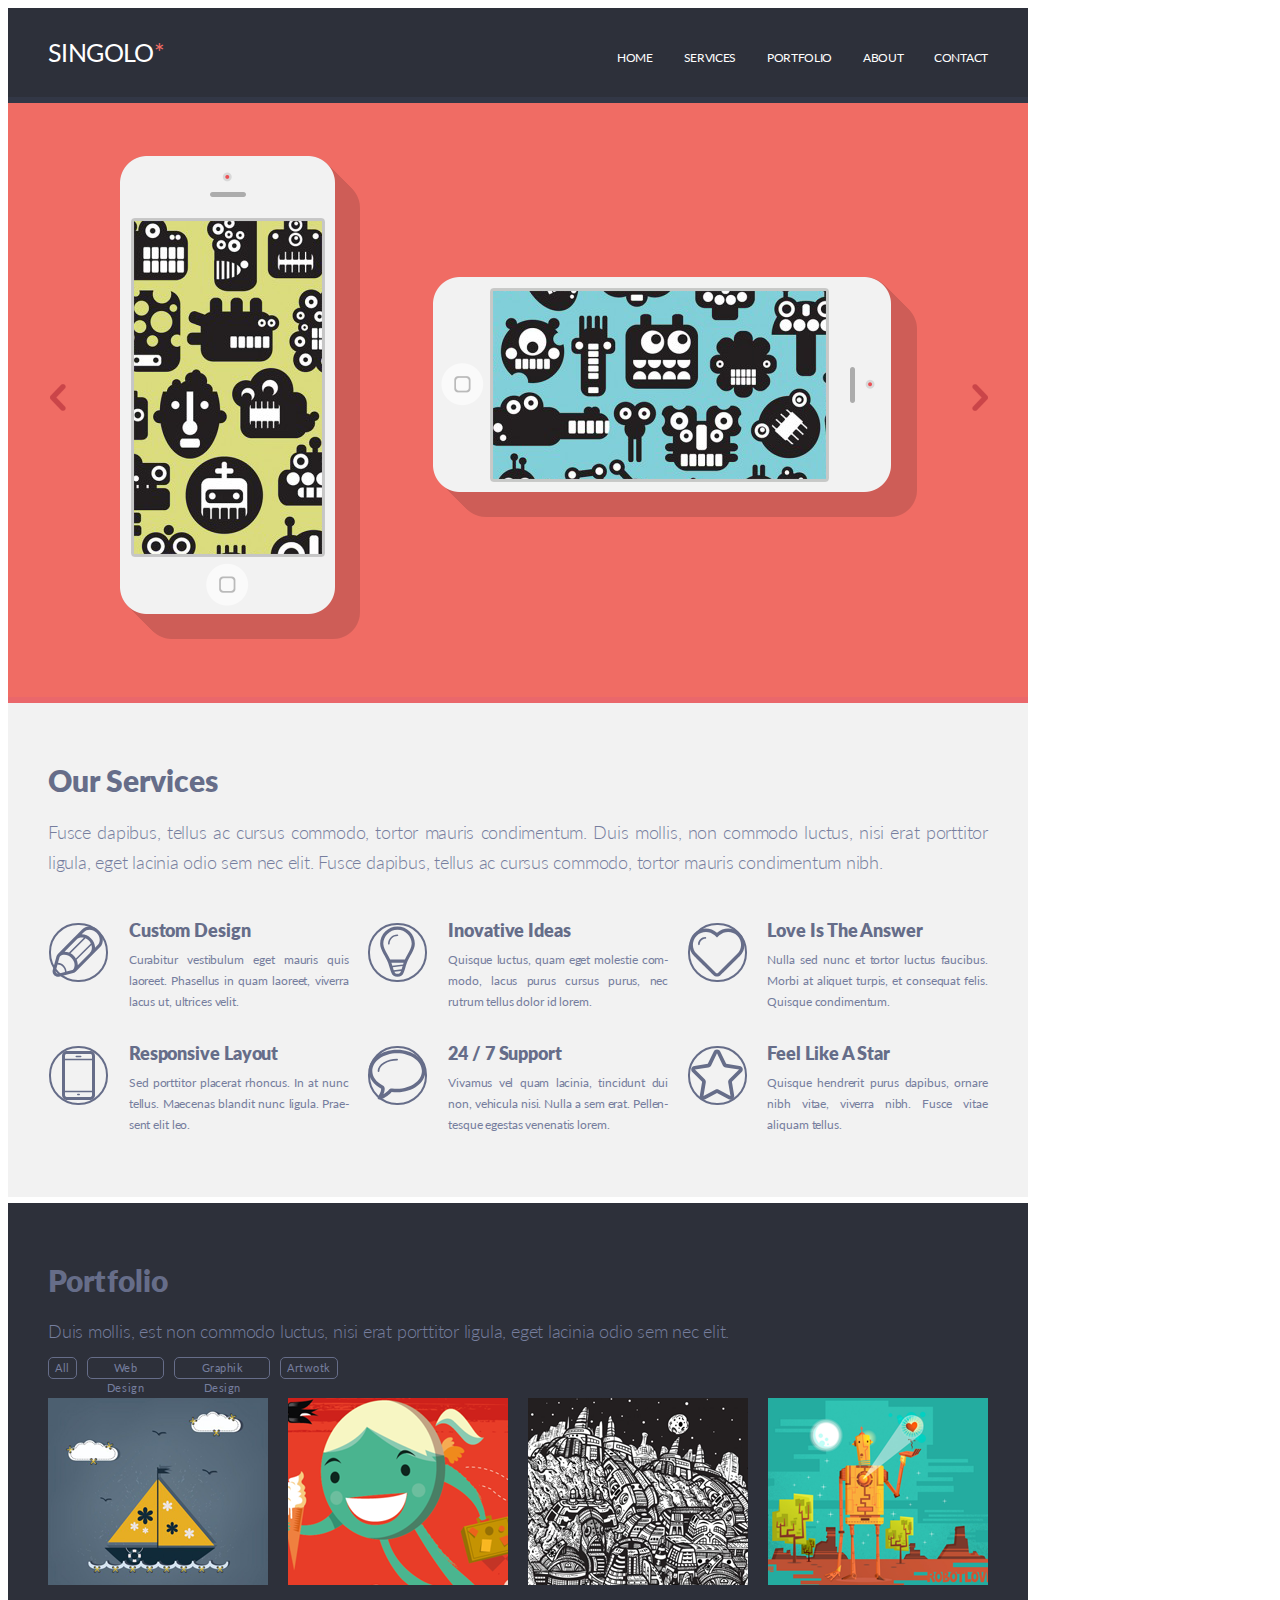
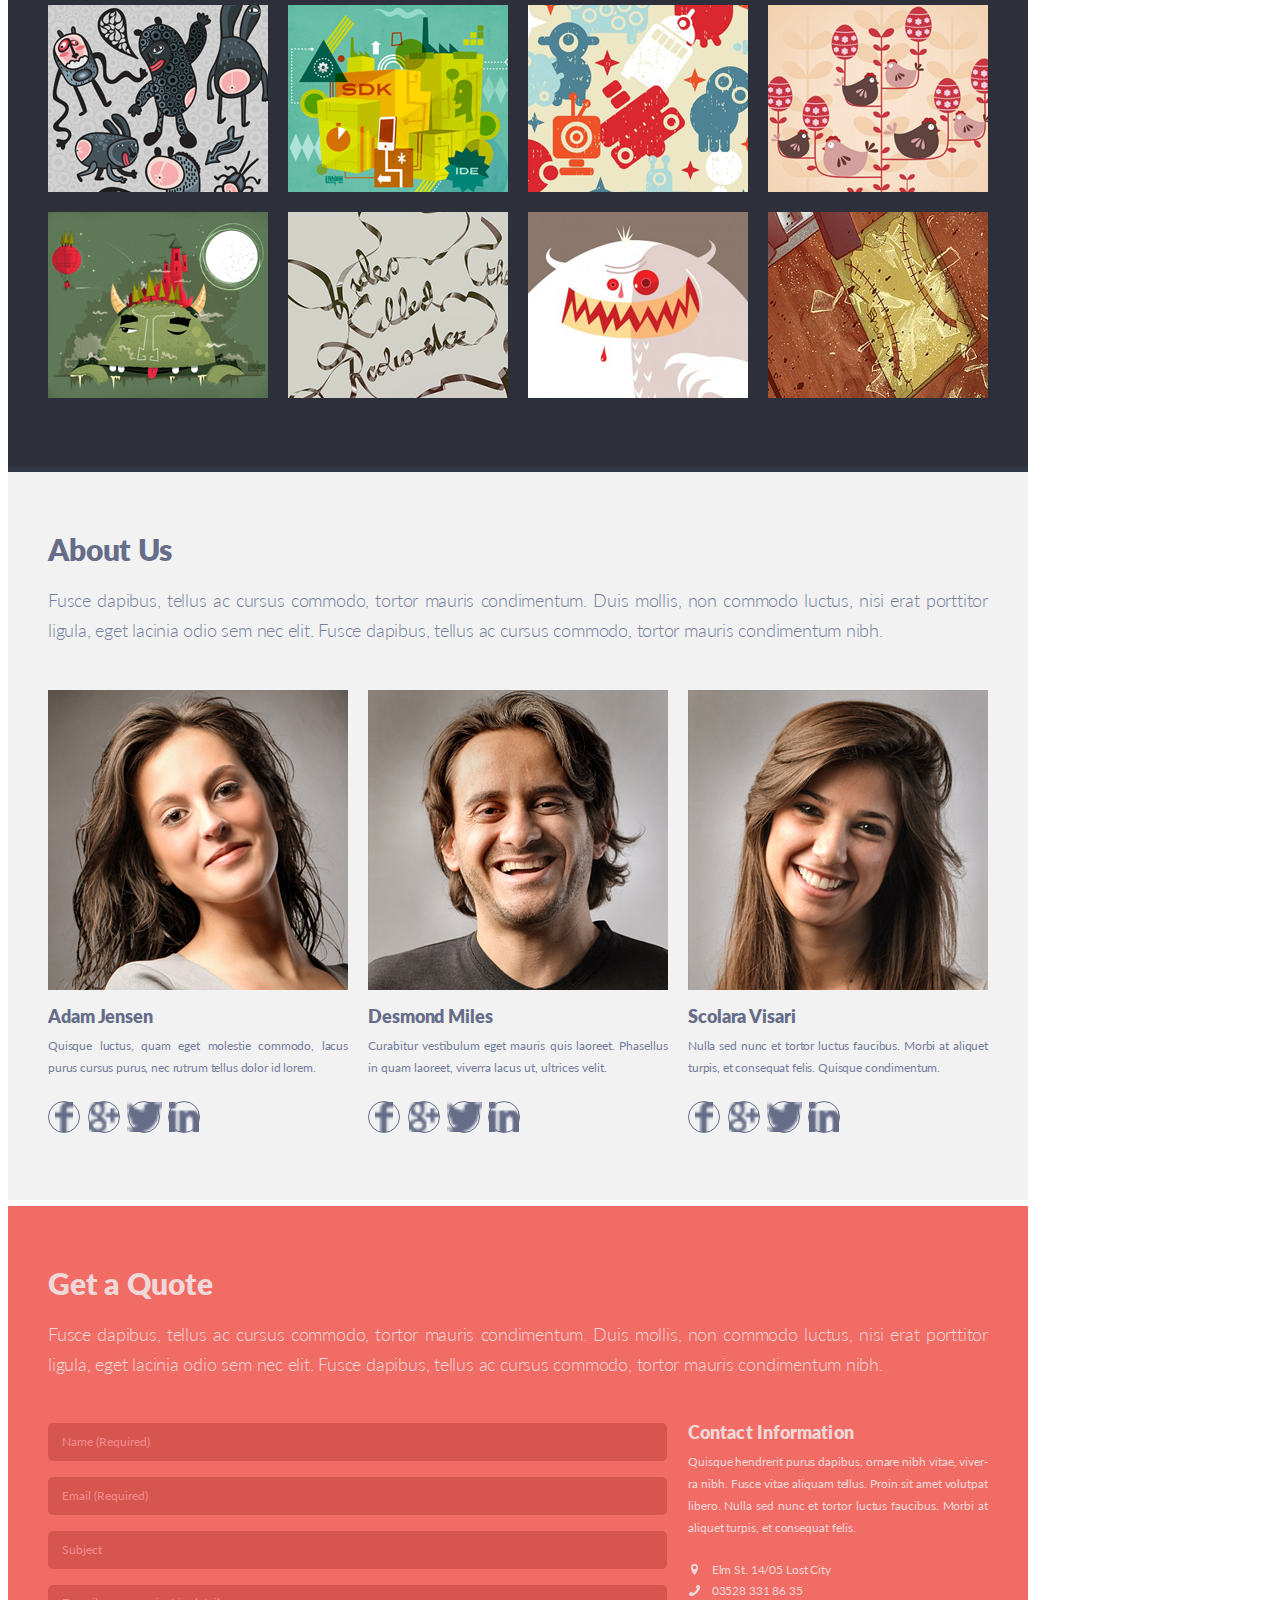
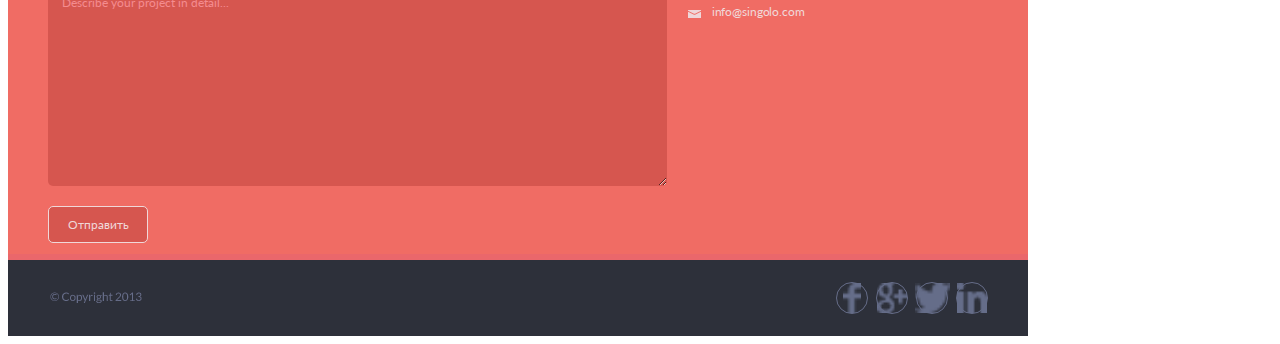
<file: index.html>
<!DOCTYPE html>
<html lang="en">
<head>
    <meta charset="UTF-8">
    <meta name="viewport" content="width=device-width, initial-scale=1.0">
    <title>Singolo</title>
    <link type="text/css" href="style.css" rel="stylesheet">
</head>
<body>
    <header class="header">
        <a href="#">
            <h1 class="logo">
                SINGOLO<span id="logo-red">*</span>
            </h1>
        </a>    
        <nav class="header__navigation">
            <ul class="navigation">
                <li>HOME</li>
                <li>SERVICES</li>
                <li>PORTFOLIO</li>
                <li>ABOUT</li>
                <li>CONTACT</li>
            </ul>
        </nav>
    </header>
    <section class="slider">
        <div class="slider_pict">
            <img src="assets/chev.png" class="slider_chev_left">
            <img src="assets/iPhoneVertical.png" class="slider_phone-vertical"> 
            <img src="assets/iPhoneHorizontal.png" class="slider_phone-horizontal">
            <img src="assets/chev.png" class="slider_chev_right">  
        </div>
    </section>
    <div class="services">
        <div>
            <div class="services_head">Our Services</div>
            <p class="services_text">
                Fusce dapibus, tellus ac cursus commodo,
                tortor mauris condimentum. Duis mollis, non commodo luctus,
                nisi erat porttitor ligula, eget lacinia odio sem nec elit.
                Fusce dapibus, tellus ac cursus commodo, tortor mauris
                condimentum nibh.
            </p>
        </div>
        <div class="services__3-column">
            <div class="tool">
                <div class="services__logo">
                    <div class="services__logo_pict">
                        <img src="assets/pen.svg">
                    </div>
                </div>    
                <div class="tool__text">
                    <div class="tool__text_head">Custom Design</div>
                    <div class="tool__text_text">Curabitur vestibulum eget mauris quis laoreet. Phasellus in quam laoreet,
                        viverra lacus ut, ultrices velit.</div>
                </div>
            </div>
            <div class="tool">
                <div class="services__logo">
                    <div class="services__logo_pict">
                        <img src="assets/bulb.svg">
                    </div>
                </div>    
                <div class="tool__text">
                    <div class="tool__text_head">Inovative Ideas</div>
                    <div class="tool__text_text"p>Quisque luctus, quam eget molestie com-<wbr>modo,
                        lacus purus cursus purus, nec rutrum tellus dolor id lorem.</div>
                </div>
            </div>
            <div class="tool">
                <div class="services__logo">
                    <div class="services__logo_pict">
                        <img src="assets/heart.svg">
                    </div>
                </div>    
                <div class="tool__text">
                    <div class="tool__text_head">Love Is The Answer</div>
                    <div class="tool__text_text">Nulla sed nunc et tortor luctus faucibus.
                        Morbi at aliquet turpis, et consequat felis. Quisque condimentum.</div>
                </div>
            </div>
            <div class="tool">
                <div class="services__logo">
                    <div class="services__logo_pict">
                        <img src="assets/phone.svg">
                    </div>
                </div>    
                <div class="tool__text">
                    <div class="tool__text_head">Responsive Layout</div>
                    <div class="tool__text_text">Sed porttitor placerat rhoncus. In at nunc tellus.
                        Maecenas blandit nunc ligula. Prae-<wbr>sent elit leo.</div>
                </div>
            </div>
            <div class="tool">
                <div class="services__logo">
                    <div class="services__logo_pict">
                        <img src="assets/bubble.svg">
                    </div>
                </div>    
                <div class="tool__text">
                    <div class="tool__text_head">24 / 7 Support</div>
                    <div class="tool__text_text">Vivamus vel quam lacinia, tincidunt dui non, vehicula nisi.
                        Nulla a sem erat. Pellen-<wbr>tesque egestas venenatis lorem.</div>
                </div>
            </div>
            <div class="tool">
                <div class="services__logo">
                    <div class="services__logo_pict">
                        <img src="assets/star.svg">
                    </div>
                </div>    
                <div class="tool__text">
                    <div class="tool__text_head">Feel Like A Star</div>
                    <div class="tool__text_text">Quisque hendrerit purus dapibus, ornare nibh vitae, viverra nibh.
                        Fusce vitae aliquam tellus.</div>
                </div>
            </div>
        </div>    
    </div>

    <div class="portfolio">
        <div class="chapter-name"> 
            Portfolio
        </div>
        <div class="about-chapter">
            Duis mollis, est non commodo luctus, nisi erat porttitor ligula,
            eget lacinia odio sem nec elit.
        </div>
        <div class="portfolio__buttons">
            <batton href="#"><p class="button">All</p></batton>
            <batton href="#"><p class="button">Web Design</p></batton>
            <batton href="#"><p class="button">Graphik Design</p></batton>
            <batton href="#"><p class="button">Artwotk</p></batton>
        </div>
        <div class="portfolio__images">
            <div class="image"><img src="assets/singolo2/portfolio-01.png" alt="pict1"></div>
            <div class="image"><img src="assets/singolo2/portfolio-02.png" alt="pict2"></div>
            <div class="image"><img src="assets/singolo2/portfolio-03.png" alt="pict3"></div>
            <div class="image"><img src="assets/singolo2/portfolio-04.png" alt="pict4"></div>
            <div class="image"><img src="assets/singolo2/portfolio-05.png" alt="pict5"></div>
            <div class="image"><img src="assets/singolo2/portfolio-06.png" alt="pict6"></div>
            <div class="image"><img src="assets/singolo2/portfolio-07.png" alt="pict7"></div>
            <div class="image"><img src="assets/singolo2/portfolio-08.png" alt="pict8"></div>
            <div class="image"><img src="assets/singolo2/portfolio-09.png" alt="pict9"></div>
            <div class="image"><img src="assets/singolo2/portfolio-10.png" alt="pict10"></div>
            <div class="image"><img src="assets/singolo2/portfolio-11.png" alt="pict11"></div>
            <div class="image"><img src="assets/singolo2/portfolio-12.png" alt="pict12"></div>
        </div>
    </div>
    <div class="about-us">
        <div class="chapter-name" style="letter-spacing: -0.005em;"> 
            About Us
        </div>
        <div class="about-chapter">
            Fusce dapibus, tellus ac cursus commodo, tortor mauris condimentum.
            Duis mollis, non commodo luctus, nisi erat porttitor ligula,
            eget lacinia odio sem nec elit. Fusce dapibus, tellus ac cursus commodo,
            tortor mauris condimentum nibh.
        </div>
        <div class="about-us__3column">
            <div class="about-us__people">
                <div class="about-us__people__photo">
                    <img src="assets/singolo2/Adam_Jensen.png" alt="Adam Jensen">
                </div>
                <div class="about-us__people__name">
                    Adam Jensen
                </div>
                <div class="about-us__people__description">
                    Quisque luctus, quam eget molestie commodo,
                    lacus purus cursus purus, nec rutrum tellus dolor id lorem.
                </div>
                <div class="about-us__people__social-media">
                    <div class="social-media">
                        <a href="#" class="social-media__pict">
                            <img src="assets/singolo2/facebook.svg">
                        </a>
                        <a href="#" class="social-media__pict">
                            <img src="assets/singolo2/google.svg">
                        </a>
                        <a href="#" class="social-media__pict">
                            <img src="assets/singolo2/twitter.svg">
                        </a>
                        <a href="#" class="social-media__pict">
                            <img src="assets/singolo2/linkedin.svg">
                        </a>
                    </div>  
                </div>
            </div>    
            <div class="about-us__people">
                <div class="about-us__people__photo">
                    <img src="assets/singolo2/Desmond_Miles.png" alt="Desmond Miles">
                </div>
                <div class="about-us__people__name">
                    Desmond Miles
                </div>
                <div class="about-us__people__description" style="letter-spacing: 0.00em;">
                    Curabitur vestibulum eget mauris quis laoreet.
                    Phasellus in quam laoreet, viverra lacus ut, ultrices velit.
                </div>
                <div class="about-us__people__social-media">
                    <div class="social-media">
                        <a href="#" class="social-media__pict">
                            <img src="assets/singolo2/facebook.svg">
                        </a>
                        <a href="#" class="social-media__pict">
                            <img src="assets/singolo2/google.svg">
                        </a>
                        <a href="#" class="social-media__pict">
                            <img src="assets/singolo2/twitter.svg">
                        </a>
                        <a href="#" class="social-media__pict">
                            <img src="assets/singolo2/linkedin.svg">
                        </a>
                    </div>  
                </div>
            </div>    
            <div class="about-us__people">
                <div class="about-us__people__photo">
                    <img src="assets/singolo2/Scolara_Visari.png" alt="Scolara Visari">
                </div>
                <div class="about-us__people__name">
                    Scolara Visari
                </div>
                <div class="about-us__people__description">
                    Nulla sed nunc et tortor luctus faucibus.
                    Morbi at aliquet turpis, et consequat felis. Quisque condimentum.
                </div>
                <div class="about-us__people__social-media">
                    <div class="social-media">
                        <a href="#" class="social-media__pict">
                            <img src="assets/singolo2/facebook.svg">
                        </a>
                        <a href="#" class="social-media__pict">
                            <img src="assets/singolo2/google.svg">
                        </a>
                        <a href="#" class="social-media__pict">
                            <img src="assets/singolo2/twitter.svg">
                        </a>
                        <a href="#" class="social-media__pict">
                            <img src="assets/singolo2/linkedin.svg">
                        </a>
                    </div>  
                </div>
            </div>    
        </div>
    </div>

    <div class="Get-a-Quote">
        <div class="Get-a-Quote__chapter-name">
         Get a Quote
        </div>
        <div class="Get-a-Quote__about-chapter">
             Fusce dapibus, tellus ac cursus commodo, tortor mauris condimentum.
             Duis mollis, non commodo luctus, nisi erat porttitor ligula, 
             eget lacinia odio sem nec elit. Fusce dapibus, tellus ac cursus commodo, 
             tortor mauris condimentum nibh.
         </div>
         <div class="Get-a-Quote__body">
             <form class="Get-a-Quote__form" name="feedback" method="POST" action="feedback.html">
                 <div class="Get-a-Quote__form_entry">
                     <input type="text" name="name" required="required" placeholder="Name (Required)">
                 </div>
                 <div class="Get-a-Quote__form_entry">
                     <input type="email" name="email" required="required" placeholder="Email (Required)">
                 </div>
                 <div class="Get-a-Quote__form_entry">
                     <input type="text" name="subject" placeholder="Subject">
                 </div>
                 <div class="Get-a-Quote__form_entry">
                     <textarea name="message" placeholder="Describe your project in detail..."></textarea>
                 </div>
                 <input type="submit" name="submit_btn" value="Отправить" class="Get-a-Quote__form_button">
             </form>
             <div class="Get-a-Quote__contact-info">
                 <div class="Get-a-Quote__contact-info__head">
                     Contact Information
                 </div>
                 <div class="Get-a-Quote__contact-info__text">
                     Quisque hendrerit purus dapibus, ornare nibh vitae, viver-<wbr>ra nibh. 
                     Fusce vitae aliquam tellus. Proin sit amet volutpat libero. 
                     Nulla sed nunc et tortor luctus faucibus. Morbi at aliquet turpis, et consequat felis. 
                 </div>
                 <div class="Get-a-Quote__contact-info__data">
                     <div class="Get-a-Quote__contact-info__data_pict">
                         <div><img src="assets/singolo3/location.svg" alt="location"></div>
                         <div><img src="assets/singolo3/phone.svg" alt="phone"></div>
                         <div><img src="assets/singolo3/mail.svg" alt="mail"></div>
                     </div>
                     <div class="Get-a-Quote__contact-info__data_text">
                         <div>Elm St. 14/05 Lost City</div>
                         <div>03528 331 86 35</div>
                         <div>info@singolo.com</div>
                     </div>
                 </div>
             </div>
         </div>    
    </div>
    <div class="footer">
         <div class="copyright">
             <img src="assets/singolo3/Copyright-2013.svg" alt="Copyright">
         </div>
         <div class="footer_social-media">
             <div class="social-media__pict">
                 <img src="assets/singolo2/facebook.svg">
             </div>
             <div class="social-media__pict">
                 <img src="assets/singolo2/google.svg">
             </div>
             <div class="social-media__pict">
                 <img src="assets/singolo2/twitter.svg">
             </div>
             <div class="social-media__pict">
                 <img src="assets/singolo2/linkedin.svg">
             </div>
         </div>
    </div> 
</body>
</html>
</file>
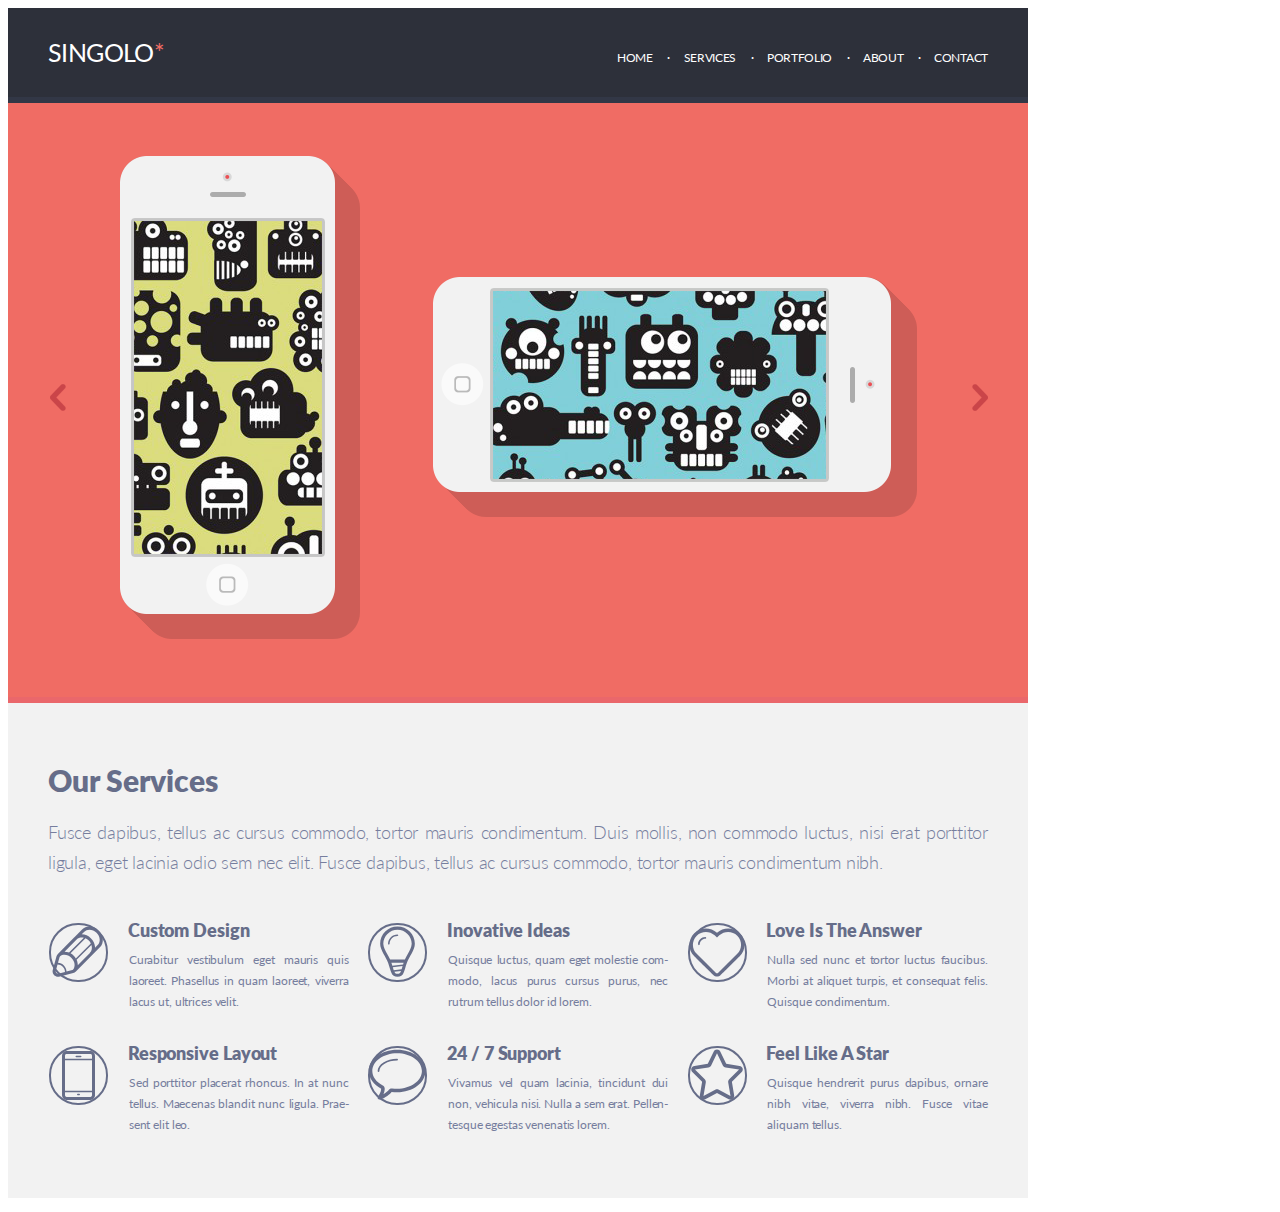
<file: singolo1.html>
<!DOCTYPE html>
<html lang="en">
<head>
    <meta charset="UTF-8">
    <meta name="viewport" content="width=device-width, initial-scale=1.0">
    <title>Singolo</title>
    <link type="text/css" href="singolo1.css" rel="stylesheet">
</head>
<body>
    <header class="header">
        <a href="#">
            <h1 class="logo">
                SINGOLO<span id="logo-red">*</span>
            </h1>
        </a>    
        <nav class="header__navigation">
            <ul class="navigation">
                <li>HOME</li>
                <li>SERVICES</li>
                <li>PORTFOLIO</li>
                <li>ABOUT</li>
                <li>CONTACT</li>
            </ul>
        </nav>
    </header>



    <section class="slider">
        <div class="slider_pict">
            <img src="assets/chev.png" class="slider_chev_left">
            <img src="assets/iPhoneVertical.png" class="slider_phone-vertical"> 
            <img src="assets/iPhoneHorizontal.png" class="slider_phone-horizontal">
            <img src="assets/chev.png" class="slider_chev_right">  
        </div>
    </section>
    



    <div class="services">
        <div>
            <div class="services_head">Our Services</div>
            <p class="services_text">
                Fusce dapibus, tellus ac cursus commodo,
                tortor mauris condimentum. Duis mollis, non commodo luctus,
                nisi erat porttitor ligula, eget lacinia odio sem nec elit.
                Fusce dapibus, tellus ac cursus commodo, tortor mauris
                condimentum nibh.
            </p>
        </div>
        <div class="services__3-column">
            <div class="tool">
                <div class="services__logo">
                    <div class="services__logo_pict">
                        <img src="assets/pen.svg">
                    </div>
                </div>    
                <div class="tool__text">
                    <div class="tool__text_head">Custom Design</div>
                    <div class="tool__text_text">Curabitur vestibulum eget mauris quis laoreet. Phasellus in quam laoreet,
                        viverra lacus ut, ultrices velit.</div>
                </div>
            </div>
            <div class="tool">
                <div class="services__logo">
                    <div class="services__logo_pict">
                        <img src="assets/bulb.svg">
                    </div>
                </div>    
                <div class="tool__text">
                    <div class="tool__text_head">Inovative Ideas</div>
                    <div class="tool__text_text"p>Quisque luctus, quam eget molestie com-<wbr>modo,
                        lacus purus cursus purus, nec rutrum tellus dolor id lorem.</div>
                </div>
            </div>
            <div class="tool">
                <div class="services__logo">
                    <div class="services__logo_pict">
                        <img src="assets/heart.svg">
                    </div>
                </div>    
                <div class="tool__text">
                    <div class="tool__text_head">Love Is The Answer</div>
                    <div class="tool__text_text">Nulla sed nunc et tortor luctus faucibus.
                        Morbi at aliquet turpis, et consequat felis. Quisque condimentum.</div>
                </div>
            </div>
            <div class="tool">
                <div class="services__logo">
                    <div class="services__logo_pict">
                        <img src="assets/phone.svg">
                    </div>
                </div>    
                <div class="tool__text">
                    <div class="tool__text_head">Responsive Layout</div>
                    <div class="tool__text_text">Sed porttitor placerat rhoncus. In at nunc tellus.
                        Maecenas blandit nunc ligula. Prae-<wbr>sent elit leo.</div>
                </div>
            </div>
            <div class="tool">
                <div class="services__logo">
                    <div class="services__logo_pict">
                        <img src="assets/bubble.svg">
                    </div>
                </div>    
                <div class="tool__text">
                    <div class="tool__text_head">24 / 7 Support</div>
                    <div class="tool__text_text">Vivamus vel quam lacinia, tincidunt dui non, vehicula nisi.
                        Nulla a sem erat. Pellen-<wbr>tesque egestas venenatis lorem.</div>
                </div>
            </div>
            <div class="tool">
                <div class="services__logo">
                    <div class="services__logo_pict">
                        <img src="assets/star.svg">
                    </div>
                </div>    
                <div class="tool__text">
                    <div class="tool__text_head">Feel Like A Star</div>
                    <div class="tool__text_text">Quisque hendrerit purus dapibus, ornare nibh vitae, viverra nibh.
                        Fusce vitae aliquam tellus.</div>
                </div>
            </div>
        </div>    
    </div>
</body>
</html>
</file>
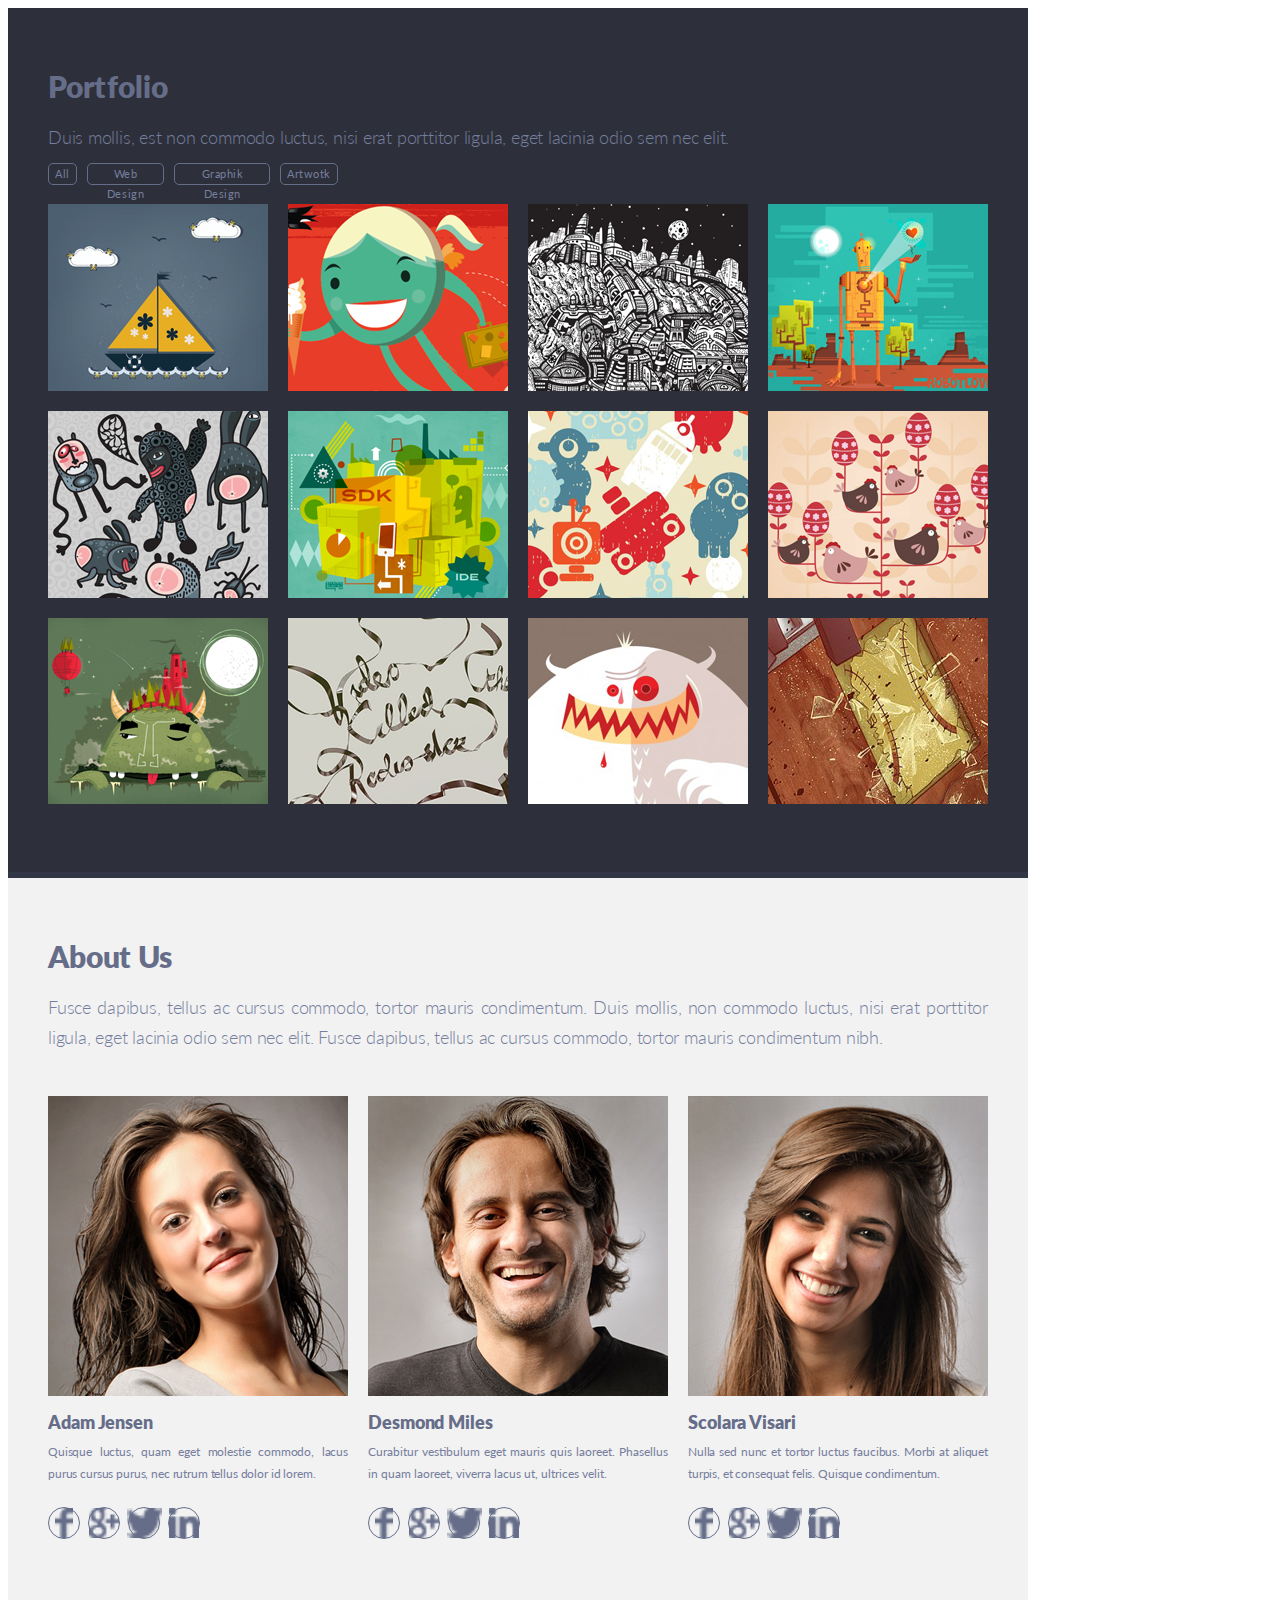
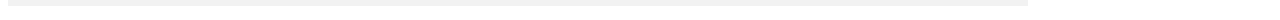
<file: singolo2.html>
<!DOCTYPE html>
<html lang="en">
<head>
    <meta charset="UTF-8">
    <meta name="viewport" content="width=device-width, initial-scale=1.0">
    <title>singolo2</title>
    <link rel="stylesheet" href="singolo2.css">
</head>
<body>
    <div class="portfolio">
        <div class="chapter-name"> 
            Portfolio
        </div>
        <div class="about-chapter">
            Duis mollis, est non commodo luctus, nisi erat porttitor ligula,
            eget lacinia odio sem nec elit.
        </div>
        <div class="portfolio__buttons">
            <batton href="#"><p class="button">All</p></batton>
            <batton href="#"><p class="button">Web Design</p></batton>
            <batton href="#"><p class="button">Graphik Design</p></batton>
            <batton href="#"><p class="button">Artwotk</p></batton>
        </div>
        <div class="portfolio__images">
            <div class="image"><img src="assets/singolo2/portfolio-01.png" alt="pict1"></div>
            <div class="image"><img src="assets/singolo2/portfolio-02.png" alt="pict2"></div>
            <div class="image"><img src="assets/singolo2/portfolio-03.png" alt="pict3"></div>
            <div class="image"><img src="assets/singolo2/portfolio-04.png" alt="pict4"></div>
            <div class="image"><img src="assets/singolo2/portfolio-05.png" alt="pict5"></div>
            <div class="image"><img src="assets/singolo2/portfolio-06.png" alt="pict6"></div>
            <div class="image"><img src="assets/singolo2/portfolio-07.png" alt="pict7"></div>
            <div class="image"><img src="assets/singolo2/portfolio-08.png" alt="pict8"></div>
            <div class="image"><img src="assets/singolo2/portfolio-09.png" alt="pict9"></div>
            <div class="image"><img src="assets/singolo2/portfolio-10.png" alt="pict10"></div>
            <div class="image"><img src="assets/singolo2/portfolio-11.png" alt="pict11"></div>
            <div class="image"><img src="assets/singolo2/portfolio-12.png" alt="pict12"></div>
        </div>
    </div>
    <div class="about-us">
        <div class="chapter-name" style="letter-spacing: -0.005em;"> 
            About Us
        </div>
        <div class="about-chapter">
            Fusce dapibus, tellus ac cursus commodo, tortor mauris condimentum.
            Duis mollis, non commodo luctus, nisi erat porttitor ligula,
            eget lacinia odio sem nec elit. Fusce dapibus, tellus ac cursus commodo,
            tortor mauris condimentum nibh.
        </div>
        <div class="about-us__3column">
            <div class="about-us__people">
                <div class="about-us__people__photo">
                    <img src="assets/singolo2/Adam_Jensen.png" alt="Adam Jensen">
                </div>
                <div class="about-us__people__name">
                    Adam Jensen
                </div>
                <div class="about-us__people__description">
                    Quisque luctus, quam eget molestie commodo,
                    lacus purus cursus purus, nec rutrum tellus dolor id lorem.
                </div>
                <div class="about-us__people__social-media">
                    <div class="social-media">
                        <a href="#" class="social-media__pict">
                            <img src="assets/singolo2/facebook.svg">
                        </a>
                        <a href="#" class="social-media__pict">
                            <img src="assets/singolo2/google.svg">
                        </a>
                        <a href="#" class="social-media__pict">
                            <img src="assets/singolo2/twitter.svg">
                        </a>
                        <a href="#" class="social-media__pict">
                            <img src="assets/singolo2/linkedin.svg">
                        </a>
                    </div>  
                </div>
            </div>    
            <div class="about-us__people">
                <div class="about-us__people__photo">
                    <img src="assets/singolo2/Desmond_Miles.png" alt="Desmond Miles">
                </div>
                <div class="about-us__people__name">
                    Desmond Miles
                </div>
                <div class="about-us__people__description" style="letter-spacing: 0.00em;">
                    Curabitur vestibulum eget mauris quis laoreet.
                    Phasellus in quam laoreet, viverra lacus ut, ultrices velit.
                </div>
                <div class="about-us__people__social-media">
                    <div class="social-media">
                        <a href="#" class="social-media__pict">
                            <img src="assets/singolo2/facebook.svg">
                        </a>
                        <a href="#" class="social-media__pict">
                            <img src="assets/singolo2/google.svg">
                        </a>
                        <a href="#" class="social-media__pict">
                            <img src="assets/singolo2/twitter.svg">
                        </a>
                        <a href="#" class="social-media__pict">
                            <img src="assets/singolo2/linkedin.svg">
                        </a>
                    </div>  
                </div>
            </div>    
            <div class="about-us__people">
                <div class="about-us__people__photo">
                    <img src="assets/singolo2/Scolara_Visari.png" alt="Scolara Visari">
                </div>
                <div class="about-us__people__name">
                    Scolara Visari
                </div>
                <div class="about-us__people__description">
                    Nulla sed nunc et tortor luctus faucibus.
                    Morbi at aliquet turpis, et consequat felis. Quisque condimentum.
                </div>
                <div class="about-us__people__social-media">
                    <div class="social-media">
                        <a href="#" class="social-media__pict">
                            <img src="assets/singolo2/facebook.svg">
                        </a>
                        <a href="#" class="social-media__pict">
                            <img src="assets/singolo2/google.svg">
                        </a>
                        <a href="#" class="social-media__pict">
                            <img src="assets/singolo2/twitter.svg">
                        </a>
                        <a href="#" class="social-media__pict">
                            <img src="assets/singolo2/linkedin.svg">
                        </a>
                    </div>  
                </div>
            </div>    
        </div>
    </div>
</body>
</html>
</file>
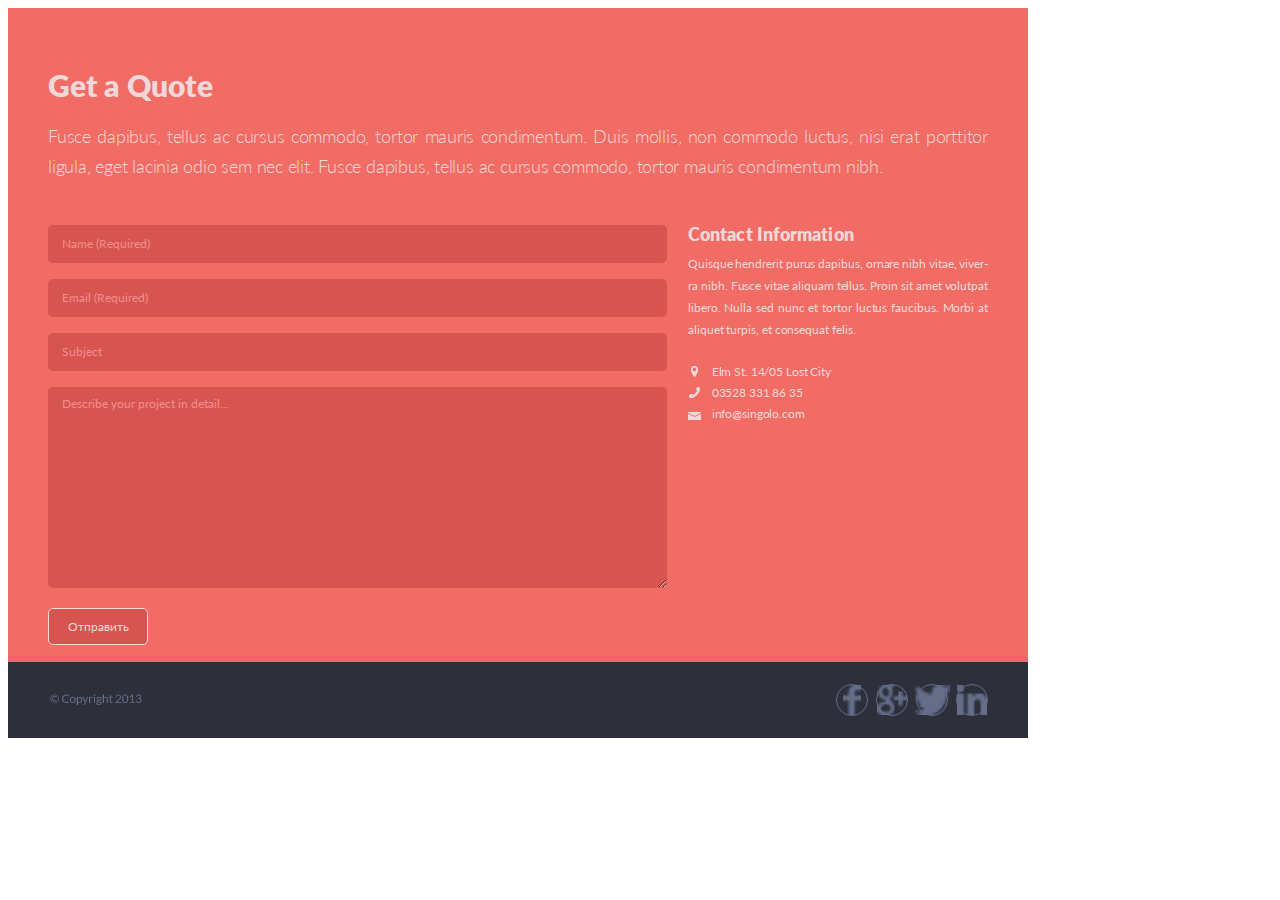
<file: singolo3.html>
<!DOCTYPE html>
<html lang="en">
<head>
    <meta charset="UTF-8">
    <meta name="viewport" content="width=device-width, initial-scale=1.0">
    <title>singolo3</title>
    <link rel="stylesheet" href="singolo3.css">
</head>
<body>
   <div class="Get-a-Quote">
       <div class="Get-a-Quote__chapter-name">
        Get a Quote
       </div>
       <div class="Get-a-Quote__about-chapter">
            Fusce dapibus, tellus ac cursus commodo, tortor mauris condimentum.
            Duis mollis, non commodo luctus, nisi erat porttitor ligula, 
            eget lacinia odio sem nec elit. Fusce dapibus, tellus ac cursus commodo, 
            tortor mauris condimentum nibh.
        </div>
        <div class="Get-a-Quote__body">
            <form class="Get-a-Quote__form" name="feedback" method="POST" action="feedback.html">
                <div class="Get-a-Quote__form_entry">
                    <input type="text" name="name" required="required" value="Name (Required)">
                </div>
                <div class="Get-a-Quote__form_entry">
                    <input type="email" name="email" required="required" value="Email (Required)">
                </div>
                <div class="Get-a-Quote__form_entry">
                    <input type="text" name="subject" value="Subject">
                </div>
                <div class="Get-a-Quote__form_entry">
                    <textarea name="message">Describe your project in detail...</textarea>
                </div>
                <input type="submit" name="submit_btn" value="Отправить" class="Get-a-Quote__form_button">
            </form>
            <div class="Get-a-Quote__contact-info">
                <div class="Get-a-Quote__contact-info__head">
                    Contact Information
                </div>
                <div class="Get-a-Quote__contact-info__text">
                    Quisque hendrerit purus dapibus, ornare nibh vitae, viver-<wbr>ra nibh. 
                    Fusce vitae aliquam tellus. Proin sit amet volutpat libero. 
                    Nulla sed nunc et tortor luctus faucibus. Morbi at aliquet turpis, et consequat felis. 
                </div>
                <div class="Get-a-Quote__contact-info__data">
                    <div class="Get-a-Quote__contact-info__data_pict">
                        <div><img src="assets/singolo3/location.svg" alt="location"></div>
                        <div><img src="assets/singolo3/phone.svg" alt="phone"></div>
                        <div><img src="assets/singolo3/mail.svg" alt="mail"></div>
                    </div>
                    <div class="Get-a-Quote__contact-info__data_text">
                        <div>Elm St. 14/05 Lost City</div>
                        <div>03528 331 86 35</div>
                        <div>info@singolo.com</div>
                    </div>
                </div>
            </div>
        </div>    
   </div>
   <div class="footer">
        <div class="copyright">
            <img src="assets/singolo3/Copyright-2013.svg" alt="Copyright">
        </div>
        <div class="footer_social-media">
            <div class="social-media__pict">
                <img src="assets/singolo2/facebook.svg">
            </div>
            <div class="social-media__pict">
                <img src="assets/singolo2/google.svg">
            </div>
            <div class="social-media__pict">
                <img src="assets/singolo2/twitter.svg">
            </div>
            <div class="social-media__pict">
                <img src="assets/singolo2/linkedin.svg">
            </div>
        </div>
   </div> 
</body>
</html>
</file>
<file: style.css>
@font-face {
    font-family: Lato;
    src: url(assets/Lato-Regular.ttf);
    font-weight: 400;
    font-style: normal;
}

@font-face {
    font-family: Lato;
    src: url(assets/Lato-Light.ttf);
    font-weight: 300;
    font-style: normal;
}

@font-face {
    font-family: Lato;
    src: url(assets/Lato-Bold.ttf);
    font-weight: 700;
    font-style: normal;
}

@font-face {
    font-family: Lato;
    src: url(assets/Lato-Black.ttf);
    font-weight: 900;
    font-style: normal;
}




body {
    width: 1020px;
}


/*----------HEADER----------*/

.header {
    background-color: #2d303a;
    height: 89px;
    border-bottom: solid 6px #323746;
}

.logo {
    font-family: "Lato", sans-serif;
    color: white;
    font-size: 25px;
    letter-spacing: -0.025em;
    font-weight: 500;
    line-height: 28px;
	float: left;
	margin-top: 30px;
    margin-left: 40px;
}

#logo-red {
 color: #f06c64;   
}

.header__navigation ul {
    float: right;
    margin-top: 42px;
    margin-right: 40px;
    width: 371px;
    color: white;
    font-family: "Lato", sans-serif;
    font-size: 12px;
    font-weight: 500;
    letter-spacing: -0.025em;
    list-style: "·     ";
    list-style: none;
    display: flex;
    flex-wrap: nowrap;
    justify-content: space-between;
    align-items: center;    
}

.header__navigation li:nth-child(1) {
    list-style: none;
}

.header__navigation li:hover {
    color: #f06c64;
    cursor: pointer;  
}



/*----------SLIDER----------*/

.slider {
    background-color: #f06c64;
    height: 594px;
    border-bottom: solid 6px #ea676b; 
}

.slider_pict {
    height: 589px;
    width: 938px;
    display: flex;
    flex-wrap: nowrap;
    justify-content: space-between;
    align-items: center;
    margin-left: 42px;    
}

.slider_chev_right {
    transform: rotate(180deg);  
}

.slider_chev_right:hover {
    transform: scale(2) rotate(180deg);
}
.slider_chev_left:hover {
    transform: scale(2);
}

.slider_phone-vertical {
    margin-left: -1px;
}

.slider_phone-horizontal {
    margin-left: 18px;
    margin-top: -1px;
}



/*----------SERVICES----------*/

.services {
    height: 494px;
    background-color: #f2f2f2;
    border-bottom: white solid 6px;
}

.services_head {
    font-family: "Lato";
    font-weight: 800;
    font-size: 30px;
    color: #666d89;
    line-height: 18px;
    padding-left: 40px;
    padding-top: 68px;
}

.services_text {
    font-family: "Lato";
    font-weight: 300;
    font-size: 18px;
    color: #767e9e;
    line-height: 30px;
    letter-spacing: -0.012em;
    text-align: justify;
    width: 940px;
    height: 88px;
    padding: 10px 0 0 40px;
}

.services__3-column {
    display: grid;
    grid-template-columns: 3fr 3fr 3fr;
    margin-left: 41px;
    width: 958px;
    height: 100px;

}

.tool {
    display: grid;
    grid-template-columns: 1fr 3fr;
    grid-auto-flow: row;
    height: 123px;
    
}

.services__logo {
    display: inline-block;
    width: 55px;
    height: 55px;
    border-radius: 29px;
    background-color: transparent;
    border: 2px solid #666d89;
}

.services__logo_pict {
    height: 55px;
    position: relative;
    display: flex;
    justify-content: center;
}

.tool__text {
    font-family: "Lato";
    hyphens: manual;
}

.tool__text_head {
    font-weight: 900;
    font-size: 18px;
    line-height: 12px;
    color: #666d89;
    text-align: left;
    letter-spacing: -0.005em;
    height: 25px;
    margin: 1px 0 0 0;
}

.tool__text_text {
    width: 220px;
    font-size: 12px;
    line-height: 21px;
    color: #767e9e;
    font-weight: 400;
    text-align: justify;
    letter-spacing: -0.01em;
}



/*----------PORTFOLIO_ABOUT AS----------*/

.chapter-name {
    font-size: 30px;
    line-height: 18px;
    color: #666d89;
    font-family: "Lato";
    font-weight: 900;
    text-align: left;
    padding-top:68px;
    padding-left: 40px;
    letter-spacing: 0.005em;
}

.about-chapter {
    width: 940px;
    font-size: 18px;
    line-height: 30px;
    color: #767e9e;
    font-family: "Lato";
    font-weight: 300;
    text-align: justify;
    padding-top: 27px;
    padding-left: 40px;
    letter-spacing: -0.012em;
}



/*----------PORTFOLIO----------*/

.portfolio {
    height: 863px;
    background-color: #2d303a;
    border-bottom: 6px solid #323746;
}

.portfolio__buttons {
    display: flex;
    justify-content: flex-start;
    width: 300px;
    font-size: 11px;
    line-height: 20px;
    color: #767e9e;
    font-family: "Lato";
    font-weight: 400;
    text-align: center;
    margin: 11px 0 0 40px;
    cursor: pointer;
}

.button {
    border-radius: 5px;
    background-color: transparent;
    border: 1px solid #666d89;
    padding: 0px 6px 2px 6px;
    margin: 0 10px 0 0;
    letter-spacing: 0.046em;
    height: 18px;
}

.button:hover {
    color: white;
    border: 1px solid white;
}

.batton:link {
    color: #767e9e;
    text-decoration: none;
}

.portfolio__images{
    display: grid;
    grid-template-columns: repeat(4, 1fr);
    grid-template-rows: repeat(3, 1fr);
    row-gap: 16px;
    width: 960px;
    height: 600px;
    overflow: hidden;
    padding: 19px 0 0 40px;
    list-style: none;
}




/*----------ABOUT US----------*/

.about-us {
    height: 728px;
    background-color: #f2f2f2;
    border-bottom: solid 6px #ffffff;
}

.about-us__3column {
    display: grid;
    grid-template-columns: 1fr 1fr 1fr;
    width: 960px;
    height: 500px;
    padding: 45px 0 0 40px;
}

.about-us__people__name {
    font-size: 18px;
    line-height: 18px;
    color: #666d89;
    font-family: "Lato";
    font-weight: 900;
    letter-spacing: -0.005em;
    padding: 13px 0 0 0;
    text-overflow: ellipsis;
    overflow: hidden;
    white-space: nowrap;
    width: 300px;
}

.about-us__people__description {
    width: 300px;
    font-size: 12px;
    line-height: 22px;
    color: #767e9e;
    font-family: "Lato";
    font-weight: 400;
    text-align: justify;
    letter-spacing: -0.012em;
    padding: 10px 0 0 0;
}

.about-us__people__social-media {
    display: grid;
}

.social-media__pict {
    display: inline-flex;
    width: 30px;
    height: 30px;
    border-radius: 16px;
    background-color: transparent;
    border: 1px solid #666d89;
    justify-content: center;
    margin: -1px 4px 0 0;   
    cursor: pointer;  
}

.social-media {
    padding: 23px 0 0 0px;
}




/*----------GET A QUOTE----------*/

.Get-a-Quote {
    height: 648px;
    padding-left: 40px;
    background-color: #f06c64;
    border-bottom: 6px solid #ea676b;
}

.Get-a-Quote__chapter-name {
    font-size: 30px;
    line-height: 18px;
    color: #f0d8d9;
    font-family: "Lato";
    font-weight: 900;
    padding-top: 68px;
    letter-spacing: -0.005em;
}

.Get-a-Quote__about-chapter {
    width: 940px;
    font-size: 18px;
    line-height: 30px;
    color: #f0d8d9;
    font-family: "Lato";
    font-weight: 300;
    text-align: justify;
    padding-top: 27px;
    letter-spacing: -0.012em;
}

.Get-a-Quote__body {
    display: grid;
    grid-template-columns: 2fr 1fr;
    width: 960px;
    margin-top: 44px;
}

.Get-a-Quote__form_entry input {
    margin-bottom: 16px;
    border-style: none;
    width: 605px;
    height: 37px;
    border-radius: 5px;
    background-color: #d6564f;
    font-size: 12px;
    color: #f48c8f;
    font-family: "Lato";
    font-weight: 400;
    padding: 0 0 1px 14px;
}

.Get-a-Quote__form_entry textarea {
    margin-bottom: 16px;
    border-style: none;
    width: 605px;
    height: 192px;
    border-radius: 5px;
    background-color: #d6564f;
    font-size: 12px;
    color: #f48c8f;
    font-family: "Lato";
    font-weight: 400;
    padding: 9px 0 0 14px;
}

.Get-a-Quote__form_button {
    margin-bottom: 16px;
    width: 100px;
    height: 37px;
    border-radius: 5px;
    border: 1px solid #f0d8d9;
    background-color: #d6564f;
    font-size: 12px;
    color: #f0d8d9;
    font-family: "Lato";
    font-weight: 400;
    text-align: center;
    cursor: pointer;
}

.Get-a-Quote__contact-info {
    color: #f0d8d9;
}

.Get-a-Quote__contact-info__head {
    font-size: 18px;
    line-height: 18px;
    font-family: "Lato";
    font-weight: 900;
    letter-spacing: 0.005em;
    margin-bottom: 10px;
}

.Get-a-Quote__contact-info__text {
    width: 300px;
    font-size: 12px;
    line-height: 22px;
    color: #f0d8d9;
    font-family: "Lato";
    font-weight: 400;
    text-align: justify;
    letter-spacing: -0.006em;
    margin-bottom: 22px;
}

.Get-a-Quote__contact-info__data {
    display: grid;
    grid-template-columns: 1fr 10fr;
    grid-template-rows: 1fr 1fr 1fr;
    width: 150px;
}

.Get-a-Quote__contact-info__data_text div {
    font-size: 12px;
    font-family: "Lato";
    font-weight: 400;
    text-align: left;
    letter-spacing: -0.01em;
    padding-bottom: 5px;
    padding-left: 10px;
    padding-top: 1px;
}

.Get-a-Quote__contact-info__data_pict {
    display: grid;
    justify-items: center;
    height: 64px;
}



/*----------FOOTER----------*/

.about-us__people__social-media {
    display: grid;
}

.social-media__pict {
    display: inline-flex;
    width: 30px;
    height: 30px;
    border-radius: 16px;
    background-color: transparent;
    border: 1px solid #666d89;
    justify-content: center;
    margin: -1px 4px 0 0;   
}

.footer {
    height: 76px;
    background-color: #2d303a;
    display: flex;
    justify-content: space-between;
    align-items: center;
    padding: 0 36px 0 42px;   
}

.footer_social-media {
    padding-top: 3px;
}

::placeholder {
    font-size: 12px;
    line-height: 18px;
    color: #f48c8f;
    font-family: "Lato";
    font-weight: 400;
    text-align: left;
}
</file>
<file: singolo1.css>
@font-face {
    font-family: Lato;
    src: url(assets/Lato-Regular.ttf);
    font-weight: 400;
    font-style: normal;
}

@font-face {
    font-family: Lato;
    src: url(assets/Lato-Light.ttf);
    font-weight: 300;
    font-style: normal;
}

@font-face {
    font-family: Lato;
    src: url(assets/Lato-Bold.ttf);
    font-weight: 700;
    font-style: normal;
}

@font-face {
    font-family: Lato;
    src: url(assets/Lato-Black.ttf);
    font-weight: 900;
    font-style: normal;
}




body {
    width: 1020px;
}


/*----------HEADER----------*/

.header {
    background-color: #2d303a;
    height: 89px;
    border-bottom: solid 6px #323746;
}

.logo {
    font-family: "Lato", sans-serif;
    color: white;
    font-size: 25px;
    letter-spacing: -0.025em;
    font-weight: 500;
    line-height: 28px;
	float: left;
	margin-top: 30px;
    margin-left: 40px;
}

#logo-red {
 color: #f06c64;   
}

.header__navigation ul {
    float: right;
    margin-top: 42px;
    margin-right: 40px;
    width: 371px;
    color: white;
    font-family: "Lato", sans-serif;
    font-size: 12px;
    font-weight: 500;
    letter-spacing: -0.025em;
    list-style: "·     ";
    display: flex;
    flex-wrap: nowrap;
    justify-content: space-between;
    align-items: center;    
}

.header__navigation li:nth-child(1) {
    list-style: none;
}

.header__navigation li:hover {
    color: #f06c64;
}


/*----------SLIDER----------*/

.slider {
    background-color: #f06c64;
    height: 594px;
    border-bottom: solid 6px #ea676b; 
}

.slider_pict {
    height: 589px;
    width: 938px;
    display: flex;
    flex-wrap: nowrap;
    justify-content: space-between;
    align-items: center;
    margin-left: 42px;    
}

.slider_chev_right {
    transform: rotate(180deg);  
}

.slider_chev_right:hover {
    transform: scale(2) rotate(180deg);
}
.slider_chev_left:hover {
    transform: scale(2);
}

.slider_phone-vertical {
    margin-left: -1px;
}

.slider_phone-horizontal {
    margin-left: 18px;
    margin-top: -1px;
}


/*----------SERVICES----------*/

.services {
    height: 495px;
    background-color: #f2f2f2;
    border-bottom: white solid 6px;
}

.services_head {
    font-family: "Lato";
    font-weight: 800;
    font-size: 30px;
    color: #666d89;
    line-height: 18px;
    padding-left: 40px;
    padding-top: 68px;
}

.services_text {
    font-family: "Lato";
    font-weight: 300;
    font-size: 18px;
    color: #767e9e;
    line-height: 30px;
    letter-spacing: -0.012em;
    text-align: justify;
    width: 940px;
    height: 88px;
    padding: 10px 0 0 40px;
}

.services__3-column {
    display: grid;
    grid-template-columns: 3fr 3fr 3fr;
    margin-left: 41px;
    width: 958px;
    height: 100px;

}

.tool {
    display: grid;
    grid-template-columns: 1fr 3fr;
    grid-auto-flow: row;
    height: 123px;
    
}

.services__logo {
    display: inline-block;
    width: 55px;
    height: 55px;
    border-radius: 29px;
    background-color: transparent;
    border: 2px solid #666d89;
}

.services__logo_pict {
    height: 55px;
    position: relative;
    display: flex;
    justify-content: center;
}

.tool__text {
    font-family: "Lato";
    hyphens: manual;
}

.tool__text_head {
    font-weight: 900;
    font-size: 18px;
    line-height: 12px;
    color: #666d89;
    text-align: left;
    letter-spacing: -0.005em;
    height: 25px;
    margin: 1px 0 0 -1px;
}

.tool__text_text {
    width: 220px;
    font-size: 12px;
    line-height: 21px;
    color: #767e9e;
    font-weight: 400;
    text-align: justify;
    letter-spacing: -0.01em;
}
</file>
<file: singolo2.css>
@font-face {
    font-family: Lato;
    src: url(assets/Lato-Regular.ttf);
    font-weight: 400;
    font-style: normal;
}

@font-face {
    font-family: Lato;
    src: url(assets/Lato-Light.ttf);
    font-weight: 300;
    font-style: normal;
}

@font-face {
    font-family: Lato;
    src: url(assets/Lato-Bold.ttf);
    font-weight: 700;
    font-style: normal;
}

@font-face {
    font-family: Lato;
    src: url(assets/Lato-Black.ttf);
    font-weight: 900;
    font-style: normal;
}




body {
    width: 1020px;
}

.chapter-name {
    font-size: 30px;
    line-height: 18px;
    color: #666d89;
    font-family: "Lato";
    font-weight: 900;
    text-align: left;
    padding-top:69px;
    padding-left: 40px;
    letter-spacing: 0.005em;
}

.about-chapter {
    width: 940px;
    font-size: 18px;
    line-height: 30px;
    color: #767e9e;
    font-family: "Lato";
    font-weight: 300;
    text-align: justify;
    padding-top: 27px;
    padding-left: 40px;
    letter-spacing: -0.012em;
}



/*----------PORTFOLIO----------*/

.portfolio {
    height: 864px;
    background-color: #2d303a;
    border-bottom: 6px solid #323746;
}

.portfolio__buttons {
    display: flex;
    justify-content: flex-start;
    width: 300px;
    font-size: 11px;
    line-height: 20px;
    color: #767e9e;
    font-family: "Lato";
    font-weight: 400;
    text-align: center;
    margin: 11px 0 0 40px;
    cursor: pointer;
}

.button {
    border-radius: 5px;
    background-color: transparent;
    border: 1px solid #666d89;
    padding: 0px 6px 2px 6px;
    margin: 0 10px 0 0;
    letter-spacing: 0.046em;
    height: 18px;
}

.button:hover {
    color: white;
    border: 1px solid white;
}

.batton:link {
    color: #767e9e;
    text-decoration: none;
}



.portfolio__images{
    display: grid;
    grid-template-columns: repeat(4, 1fr);
    grid-template-rows: repeat(3, 1fr);
    row-gap: 16px;
    width: 960px;
    height: 600px;
    overflow: hidden;
    padding: 19px 0 0 40px;
    list-style: none;
}




/*----------ABOUT US----------*/

.about-us {
    height: 728px;
    background-color: #f2f2f2;
    border-bottom: solid 6px #ffffff;
}

.about-us__3column {
    display: grid;
    grid-template-columns: 1fr 1fr 1fr;
    width: 960px;
    height: 500px;
    padding: 44px 0 0 40px;
}

.about-us__people__name {
    font-size: 18px;
    line-height: 18px;
    color: #666d89;
    font-family: "Lato";
    font-weight: 900;
    letter-spacing: -0.005em;
    padding: 13px 0 0 0;
    text-overflow: ellipsis;
    overflow: hidden;
    white-space: nowrap;
    width: 300px;
}

.about-us__people__description {
    width: 300px;
    font-size: 12px;
    line-height: 22px;
    color: #767e9e;
    font-family: "Lato";
    font-weight: 400;
    text-align: justify;
    letter-spacing: -0.012em;
    padding: 10px 0 0 0;
}

.about-us__people__social-media {
    display: grid;
}

.social-media__pict {
    display: inline-flex;
    width: 30px;
    height: 30px;
    border-radius: 16px;
    background-color: transparent;
    border: 1px solid #666d89;
    justify-content: center;
    margin: -1px 4px 0 0;   
}

.social-media {
    padding: 23px 0 0 0px;
}
</file>
<file: singolo3.css>
@font-face {
    font-family: Lato;
    src: url(assets/Lato-Regular.ttf);
    font-weight: 400;
    font-style: normal;
}

@font-face {
    font-family: Lato;
    src: url(assets/Lato-Light.ttf);
    font-weight: 300;
    font-style: normal;
}

@font-face {
    font-family: Lato;
    src: url(assets/Lato-Bold.ttf);
    font-weight: 700;
    font-style: normal;
}

@font-face {
    font-family: Lato;
    src: url(assets/Lato-Black.ttf);
    font-weight: 900;
    font-style: normal;
}




body {
    width: 1020px;
}


/*----------Get a Quote----------*/

.Get-a-Quote {
    height: 648px;
    padding-left: 40px;
    background-color: #f06c64;
    border-bottom: 6px solid #ea676b;
}

.Get-a-Quote__chapter-name {
    font-size: 30px;
    line-height: 18px;
    color: #f0d8d9;
    font-family: "Lato";
    font-weight: 900;
    padding-top: 68px;
    letter-spacing: -0.005em;
}

.Get-a-Quote__about-chapter {
    width: 940px;
    font-size: 18px;
    line-height: 30px;
    color: #f0d8d9;
    font-family: "Lato";
    font-weight: 300;
    text-align: justify;
    padding-top: 27px;
    letter-spacing: -0.012em;
}

.Get-a-Quote__body {
    display: grid;
    grid-template-columns: 2fr 1fr;
    width: 960px;
    margin-top: 44px;
}

.Get-a-Quote__form_entry input {
    margin-bottom: 16px;
    border-style: none;
    width: 605px;
    height: 37px;
    border-radius: 5px;
    background-color: #d6564f;
    font-size: 12px;
    color: #f48c8f;
    font-family: "Lato";
    font-weight: 400;
    padding: 0 0 1px 14px;
}

.Get-a-Quote__form_entry textarea {
    margin-bottom: 16px;
    border-style: none;
    width: 605px;
    height: 192px;
    border-radius: 5px;
    background-color: #d6564f;
    font-size: 12px;
    color: #f48c8f;
    font-family: "Lato";
    font-weight: 400;
    padding: 9px 0 0 14px;
}

.Get-a-Quote__form_button {
    margin-bottom: 16px;
    width: 100px;
    height: 37px;
    border-radius: 5px;
    border: 1px solid #f0d8d9;
    background-color: #d6564f;
    font-size: 12px;
    color: #f0d8d9;
    font-family: "Lato";
    font-weight: 400;
    text-align: center;
    cursor: pointer;
}

.Get-a-Quote__contact-info {
    color: #f0d8d9;
}

.Get-a-Quote__contact-info__head {
    font-size: 18px;
    line-height: 18px;
    font-family: "Lato";
    font-weight: 900;
    letter-spacing: 0.005em;
    margin-bottom: 10px;
}

.Get-a-Quote__contact-info__text {
    width: 300px;
    font-size: 12px;
    line-height: 22px;
    color: #f0d8d9;
    font-family: "Lato";
    font-weight: 400;
    text-align: justify;
    letter-spacing: -0.006em;
    margin-bottom: 22px;
}

.Get-a-Quote__contact-info__data {
    display: grid;
    grid-template-columns: 1fr 10fr;
    grid-template-rows: 1fr 1fr 1fr;
    width: 150px;
}

.Get-a-Quote__contact-info__data_text div {
    font-size: 12px;
    font-family: "Lato";
    font-weight: 400;
    text-align: left;
    letter-spacing: -0.01em;
    padding-bottom: 5px;
    padding-left: 10px;
    padding-top: 1px;
}

.Get-a-Quote__contact-info__data_pict {
    display: grid;
    justify-items: center;
    height: 64px;
}


/*----------footer----------*/

.about-us__people__social-media {
    display: grid;
}

.social-media__pict {
    display: inline-flex;
    width: 30px;
    height: 30px;
    border-radius: 16px;
    background-color: transparent;
    border: 1px solid #666d89;
    justify-content: center;
    margin: -1px 4px 0 0;   
}

.footer {
    height: 76px;
    background-color: #2d303a;
    display: flex;
    justify-content: space-between;
    align-items: center;
    padding: 0 36px 0 42px;   
}

.footer_social-media {
    padding-top: 3px;
}
</file>
